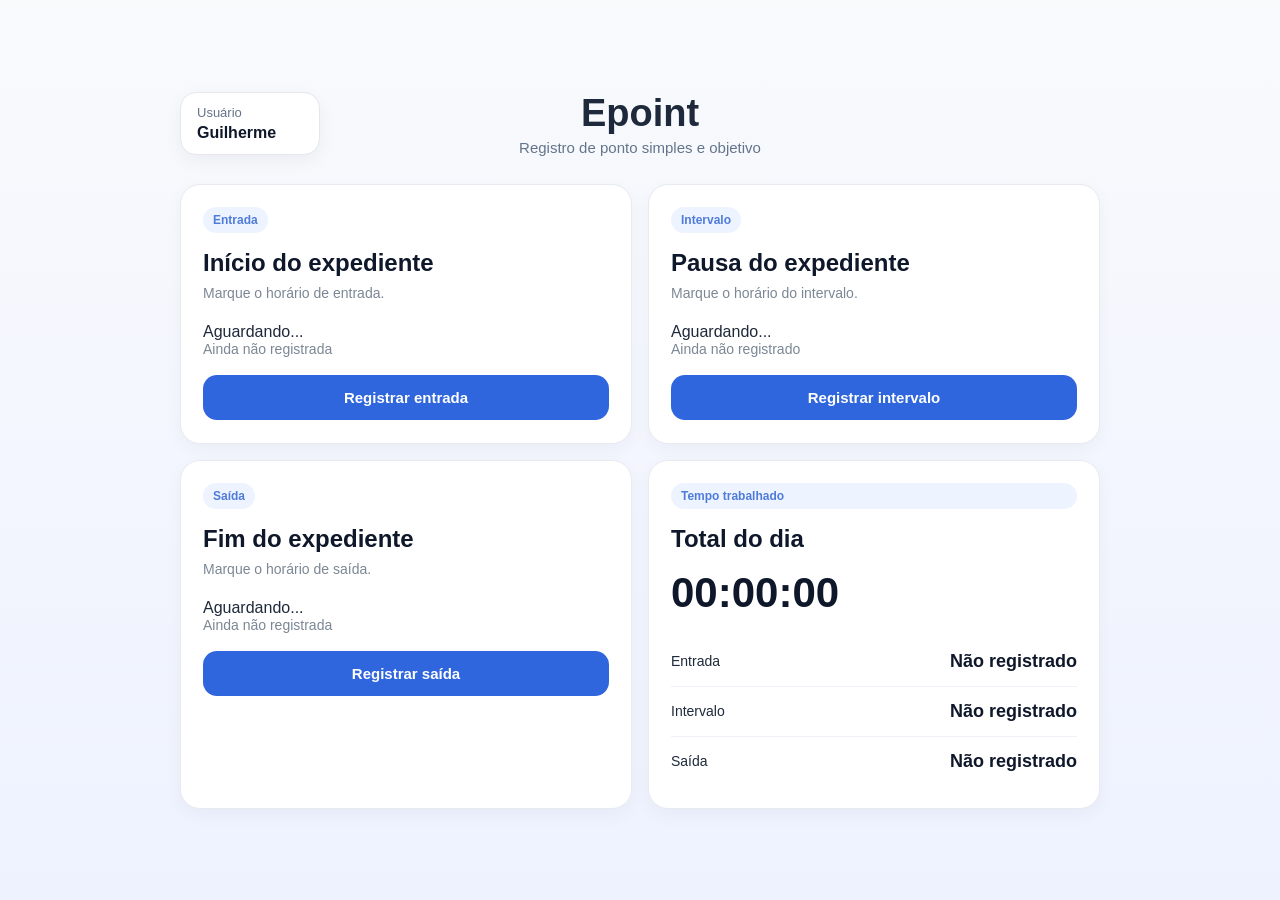
<file: index.html>
<!DOCTYPE html>
<html lang="pt-BR">
<head>
  <meta charset="UTF-8">
  <meta name="viewport" content="width=device-width, initial-scale=1.0">
  <title>Epoint</title>
  <link rel="stylesheet" href="style.css">
</head>
<body>

  <main class="app"> <!-- Container principal do aplicativo -->
    <section class="painel"> <!-- Painel centralizado para o conteúdo principal -->

        <header class="topo">
            <div class="topo-esquerda">
                <div class="usuario"> <!-- Parte do perfil do usuário, pode ser expandida futuramente para incluir foto, etc.-->
                <span>Usuário</span>
                <strong>Guilherme</strong>
            </div>
            </div>

            <div class="topo-centro">
                <h1>Epoint</h1> <!-- Título principal do aplicativo -->
                <p>Registro de ponto simples e objetivo</p>
            </div>

            <div class="topo-direita"></div>
</header>

    <section class="conteudo"> <!-- Seção para os cards de ações e resumo, usando grid para layout -->
        <div class="card acao-card">
            <div class="card-tag">Entrada</div> <!-- Parte de "Entrada"-->

                <h2>Início do expediente</h2>
                <p class="descricao">Marque o horário de entrada.</p>

            <div class="hora-registro.vazio" id="entradaHora">Aguardando...</div>

            <div class="status" id="entradaStatus">Ainda não registrada</div>

                <button class="botao-principal" onclick="registrarEntrada()">
                Registrar entrada
                </button>
            </div>

        <div class="card acao-card">
            <div class="card-tag">Intervalo</div> <!-- Parte de "Intervalo"-->

                <h2>Pausa do expediente</h2>
                <p class="descricao">Marque o horário do intervalo.</p>

            <div class="hora-registro.vazio" id="intervaloHora">Aguardando...</div>

            <div class="status" id="intervaloStatus">Ainda não registrado</div>
                <button class="botao-principal" onclick="registrarIntervalo()">
                Registrar intervalo
                </button>
        </div>

        <div class="card acao-card">
            <div class="card-tag">Saída</div> <!-- Parte de "Saída"-->

                <h2>Fim do expediente</h2>
                <p class="descricao">Marque o horário de saída.</p>
                    
            <div class="hora-registro.vazio" id="saidaHora">Aguardando...</div>

            <div class="status" id="saidaStatus">Ainda não registrada</div>
                <button class="botao-principal" onclick="registrarSaida()">
                Registrar saída
                </button>
        </div>

        <div class="card card-resumo">
            <div class="card-tag">Tempo trabalhado</div> <!-- Parte de "Tempo trabalhado"-->
            <h2>Total do dia</h2>

            <div class="relogio-total" id="tempoTrabalhado">00:00:00</div>

            <div class="resumo-linha">
            <span>Entrada</span>
            <strong id="resumoEntrada">Não registrado</strong>
            </div>

            <div class="resumo-linha">
            <span>Intervalo</span>
            <strong id="resumoIntervalo">Não registrado</strong>
            </div>

            <div class="resumo-linha">
            <span>Saída</span>
            <strong id="resumoSaida">Não registrado</strong>
            </div>
  </div>
</section>

        </div>
      </section>

    </section>
  </main>

</body>
</html>
</file>
<file: style.css>
* {
  margin: 0;
  padding: 0;
  box-sizing: border-box;
}

body {
  font-family: Arial, sans-serif;
  background: linear-gradient(180deg, #f8fafc 0%, #eef2ff 100%);
  color: #1e293b;
  min-height: 100vh;
}

.app {
  min-height: 100vh;
  display: flex;
  justify-content: center;
  align-items: center;
  padding: 32px 20px;
}

.painel {
  width: 100%;
  max-width: 920px;
}

.topo {
  display: grid;
  grid-template-columns: 1fr auto 1fr;
  align-items: center;
  gap: 20px;
  margin-bottom: 28px;
}

.topo-esquerda {
  justify-self: start;
}

.topo-centro {
  text-align: center;
}

.topo-direita {
  justify-self: end;
}

.topo h1 {
  font-size: 38px;
  margin-bottom: 4px;
}

.topo p {
  font-size: 15px;
  color: #64748b;
}

.usuario {
  background: #ffffff;
  border: 1px solid #e5e7eb;
  border-radius: 16px;
  padding: 12px 16px;
  min-width: 140px;
  text-align: left;
  box-shadow: 0 6px 18px rgba(15, 23, 42, 0.05);
}

.usuario span {
  display: block;
  font-size: 13px;
  color: #64748b;
  margin-bottom: 4px;
}

.usuario strong {
  font-size: 16px;
  color: #0f172a;
}

.conteudo {
  display: grid;
  grid-template-columns: repeat(2, 1fr);
  gap: 16px;
}

.card {
  background: #ffffff;
  border-radius: 20px;
  padding: 22px;
  border: 1px solid #e7ebf0;
  box-shadow: 0 6px 18px rgba(15, 23, 42, 0.04);
}

.acao-card {
  min-height: 260px;
}

.card-tag {
  display: inline-block;
  font-size: 12px;
  font-weight: 600;
  color: #4f7bd9;
  background: #edf4ff;
  padding: 6px 10px;
  border-radius: 999px;
  margin-bottom: 16px;
}

.card h2 {
  font-size: 24px;
  color: #0f172a;
  margin-bottom: 8px;
  font-weight: 700;
}

.descricao {
  font-size: 14px;
  color: #7b8794;
  margin-bottom: 22px;
  max-width: 280px;
}

.hora-registro {
  font-size: 34px;
  font-weight: bold;
  color: #0f172a;
  margin-bottom: 12px;
}

.hora-registro.vazio {
    font-size: 24px;
    font-weight: 600;
    color: #94a3b8;
    letter-spacing: 0;
}

.relogio {
  font-size: 52px;
  font-weight: bold;
  color: #0f172a;
  margin-bottom: 14px;
  letter-spacing: 1px;
}

.relogio-total {
  font-size: 42px;
  font-weight: bold;
  color: #0f172a;
  margin: 8px 0 20px;
}

.status {
  font-size: 14px;
  color: #7b8794;
  margin-bottom: 18px;
}

.botao-principal {
  width: 100%;
  border: none;
  border-radius: 14px;
  padding: 14px;
  background: #2f66dd;
  color: white;
  font-size: 15px;
  font-weight: 600;
  cursor: pointer;
  transition: 0.2s ease;
}

.botao-principal:hover {
  background: #2557c7;
}

.mensagem {
  margin-top: 18px;
  font-size: 14px;
  color: #64748b;
}

.card-resumo {
  display: flex;
  flex-direction: column;
  justify-content: center;
}

.resumo-linha {
  display: flex;
  justify-content: space-between;
  align-items: center;
  padding: 14px 0;
  border-bottom: 1px solid #eef2f6;
  font-size: 14px;
}

.resumo-linha:last-child {
  border-bottom: none;
}

.resumo-linha strong {
  color: #0f172a;
  font-size: 16px;
}
.resumo-linha strong {
  color: #0f172a;
  font-size: 18px;
}

.saldo.positivo {
  color: #16a34a;
}

@media (max-width: 820px) {
  .topo {
    flex-direction: column;
    align-items: flex-start;
  }

  .usuario {
    width: 100%;
    text-align: left;
  }

  .conteudo {
    grid-template-columns: 1fr;
  }

  .topo h1 {
    font-size: 32px;
  }

  .card {
    padding: 22px;
  }

  .relogio {
    font-size: 40px;
  }
}
</file>
